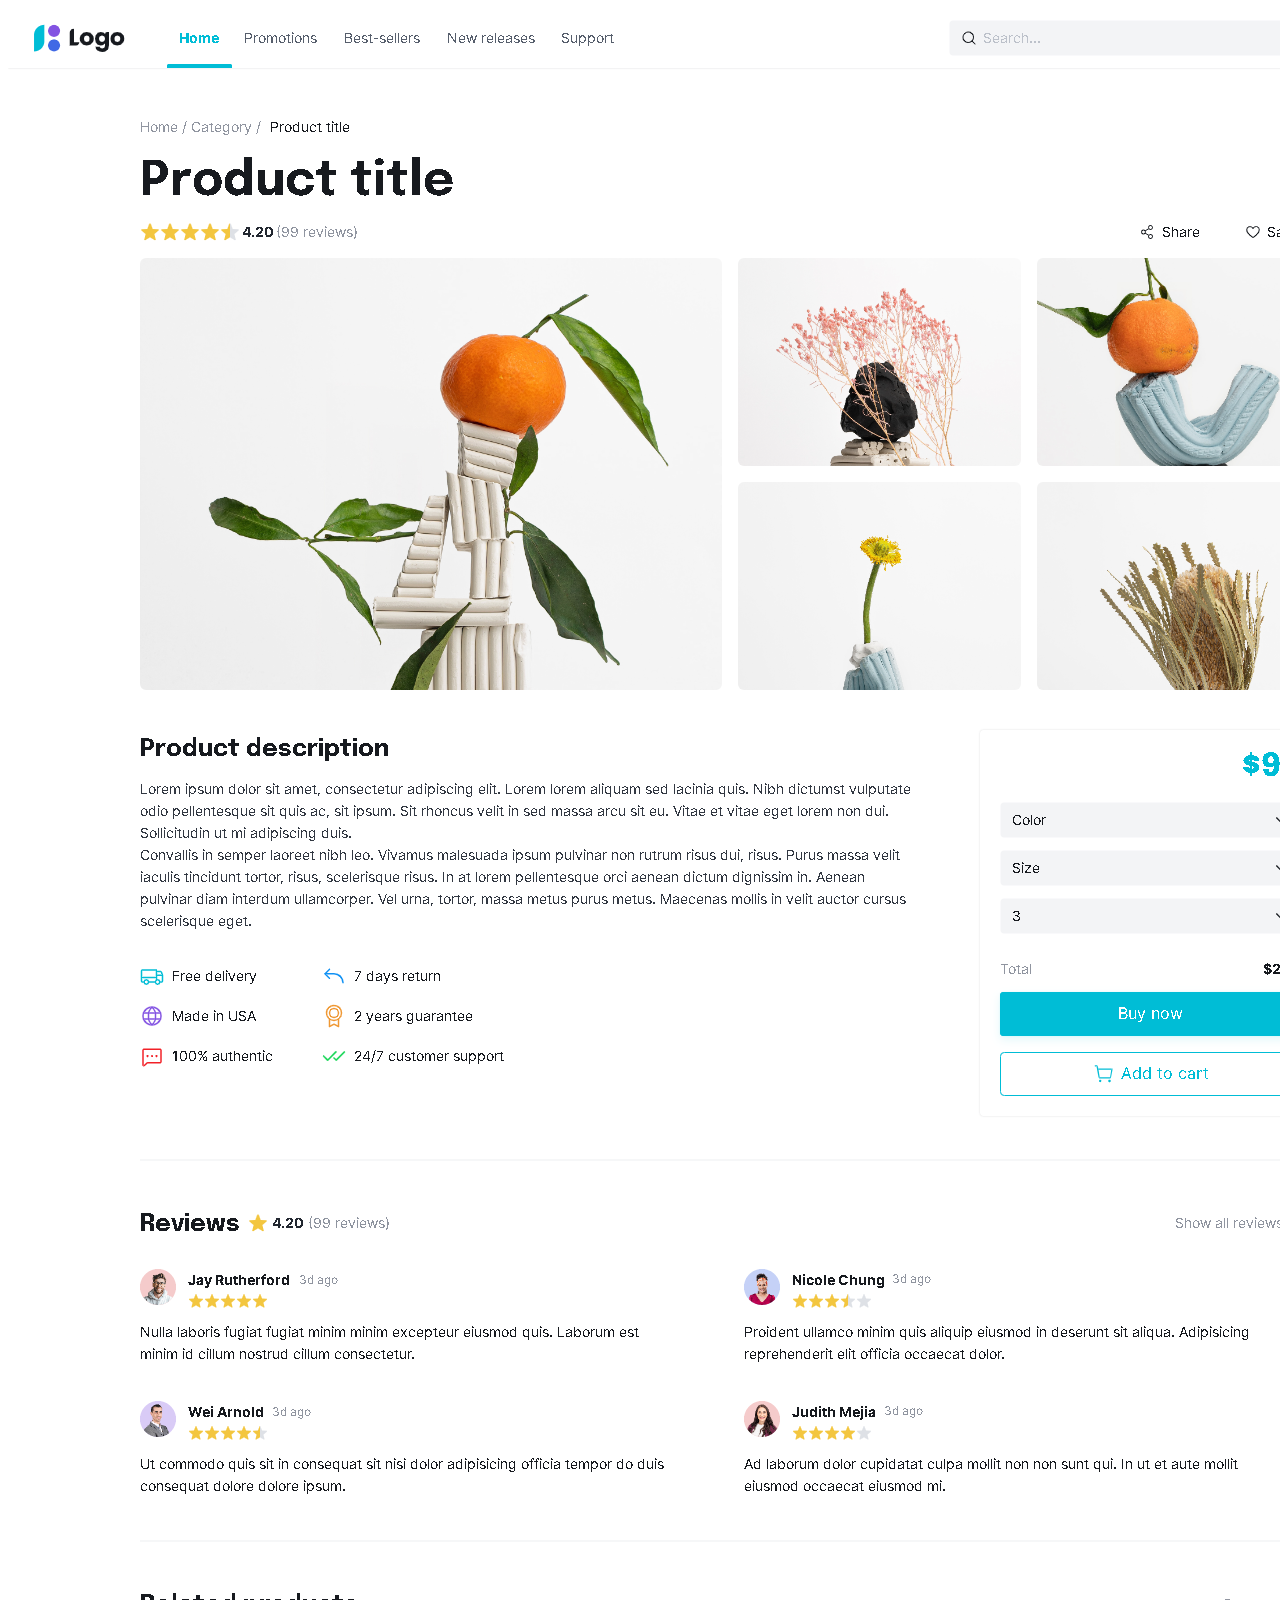
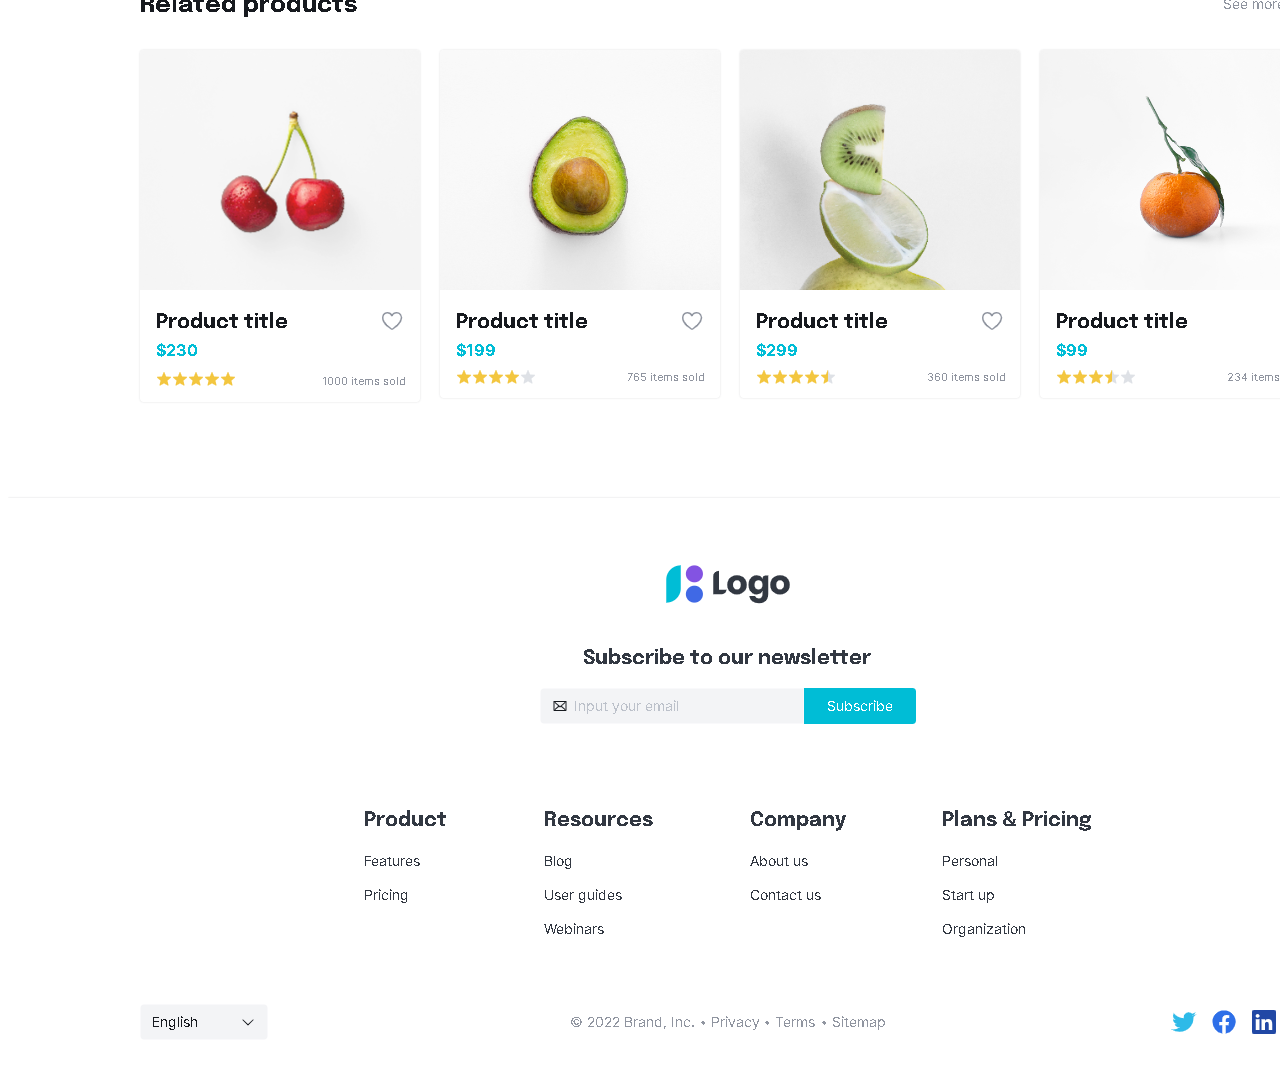
<file: BaiTap_TH_Tuan_05_Web/image/index.html>
<!DOCTYPE html>
<html lang="en">

<head>
    <meta charset="UTF-8">
    <meta http-equiv="X-UA-Compatible" content="IE=edge">
    <meta name="viewport" content="width=device-width, initial-scale=1.0">
    <title>Document</title>
</head>

<body>
    <img src="a_detail.png" alt="">
</body>

</html>
</file>
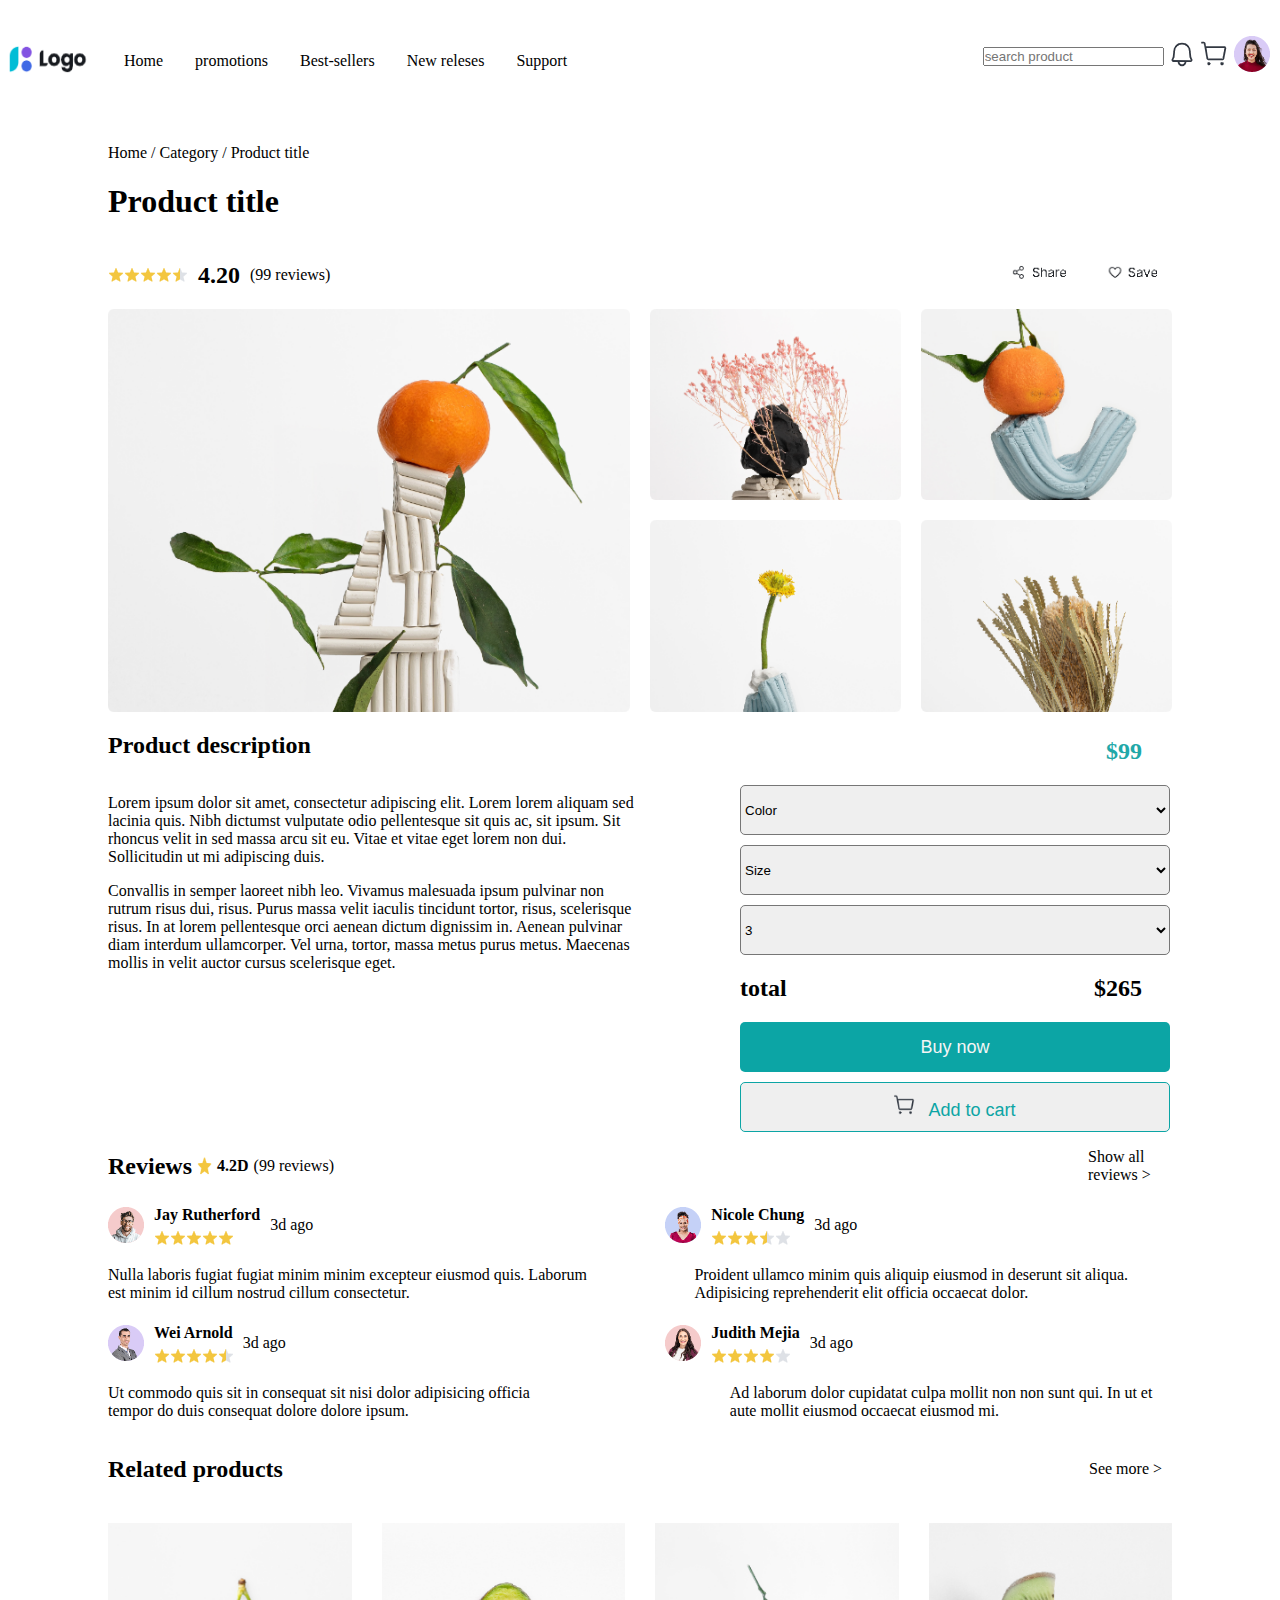
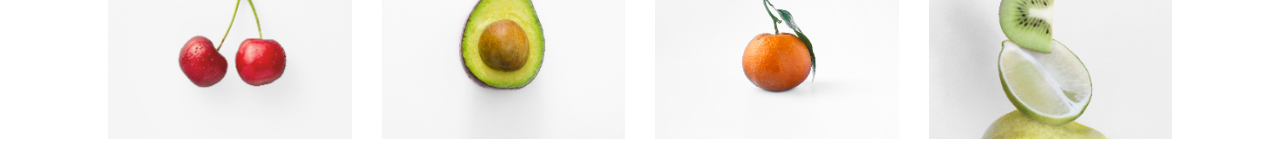
<file: BaiTap_TH_Tuan_05_Web/image/webTuan05.html>
<!DOCTYPE html>
<html lang="en">

<head>
    <meta charset="UTF-8">
    <meta http-equiv="X-UA-Compatible" content="IE=edge">
    <meta name="viewport" content="width=device-width, initial-scale=1.0">
    <title>WebTuan05</title>
</head>

<body>
    <!DOCTYPE html>
    <html lang="en">

    <head>
        <style>
            * {
                box-sizing: border-box;
                /* margin: 0 auto; */
                padding: 0;
            }
            
            ul {
                list-style-type: none;
                margin: 0;
                padding: 20px;
                overflow: hidden;
                background-color: white;
            }
            
            li {
                float: left;
            }
            
            li {
                display: inline-block;
                color: white;
                text-align: center;
                padding: 14px 16px;
            }
            
            a {
                text-decoration: none;
                color: black;
            }
            
            .wrapper {}
            
            .menu-container {
                display: flex;
                align-items: center;
                justify-content: space-around;
                width: 100%;
            }
            
            #menu-left {
                width: 100%;
                display: flex;
                margin-top: 10px;
                align-items: center;
            }
            
            #menu-right {
                display: flex;
                align-items: center;
                justify-content: space-around;
                width: 30%;
            }
            
            .center {
                display: flex;
                flex-direction: column;
                width: 100%;
            }
            
            .item1 {
                grid-area: header;
            }
            
            .item2 {
                grid-area: menu;
            }
            
            .item3 {
                grid-area: main;
            }
            
            .item4 {
                grid-area: right;
            }
            
            .item5 {
                grid-area: footer;
            }
            
            .grid-container {
                display: grid;
                grid-template-areas: 'menu  menu header right ' 'menu menu header right' 'menu menu footer main ' 'menu menu footer main';
                gap: 20px;
                background-color: white;
                padding: 0px;
                width: 100%;
            }
            
            .grid-container>div {
                background-color: rgba(255, 255, 255, 0.8);
                text-align: center;
                font-size: 30px;
            }
            
            .content {
                margin-top: 40px;
                padding-left: 100px;
                padding-right: 100px;
                width: 100%;
            }
            
            .chiase {
                justify-content: space-between;
                display: flex;
                align-items: center;
                width: 100%;
                height: auto;
            }
            
            .chiase #rate {
                display: flex;
                align-items: center;
            }
            
            .chiase #rate h2 {
                display: flex;
                align-items: center;
                padding-left: 10px;
                padding-right: 10px;
            }
            
            .product-buy {
                display: flex;
            }
            
            .shop-cart {
                width: 50%;
                margin-top: -10px;
                padding-left: 100px;
                padding-right: 30px;
            }
            
            .buy {
                margin-top: -50px;
            }
            
            .buy2 {
                margin-top: 10px;
            }
            
            .buy3 {
                margin-top: 10px;
            }
            
            #color {
                border-radius: 5px;
                width: 430px;
                height: 50px;
            }
            
            #size {
                border-radius: 5px;
                width: 430px;
                height: 50px;
            }
            
            #quantity {
                border-radius: 5px;
                width: 430px;
                height: 50px;
            }
            
            .buy .monney {
                float: right;
                color: rgb(33, 168, 168);
            }
            
            .total {
                display: flex;
                justify-content: space-between;
            }
            
            .button {
                background-color: rgb(12, 165, 165);
                border: none;
                color: whitesmoke;
                padding: 15px 32px;
                text-align: center;
                font-size: 18px;
                width: 430px;
                height: 50px;
                border-radius: 5px;
            }
            
            .add {
                background-color: none;
                border: 1px solid rgb(12, 165, 165);
                color: rgb(12, 165, 165);
                text-align: center;
                display: inline-block;
                font-size: 18px;
                width: 430px;
                height: 50px;
                border-radius: 5px;
                margin-top: 10px;
            }
            
            .add img {
                padding-right: 8px;
            }
            
            .review {
                width: 100%;
                height: auto;
                align-items: center;
                display: flex;
                justify-content: space-between;
            }
            
            .review-rate {
                display: flex;
                width: 700%;
                align-items: center;
            }
            
            .review-rate img {
                padding-left: 5px;
                padding-right: 5px;
            }
            
            .review-rate p {
                padding-left: 5px;
                padding-right: 5px;
            }
            
            .review .show {
                width: 60%;
            }
            
            .review-dt-top {
                justify-content: space-around;
                display: flex;
            }
            
            .review-dt {
                display: flex;
                width: 110%;
                align-items: center;
            }
            
            .review-dt1 {
                display: flex;
                width: 100%;
                align-items: center;
            }
            
            .review-dt .rate-rv {
                align-items: center;
                padding-left: 10px;
                padding-right: 10px;
                margin-top: -20px;
            }
            
            .review-dt1 .rate-rv1 {
                align-items: center;
                padding-left: 10px;
                padding-right: 10px;
                margin-top: -20px;
            }
            
            .review-text {
                display: flex;
            }
            
            .review-text1 {
                padding-right: 100px;
            }
            
            .review-text3 {
                padding-left: 60px;
            }
            
            .relate {
                width: 100%;
                height: auto;
                align-items: center;
                display: flex;
                justify-content: space-between;
                padding-right: 10px;
            }
            
            .product1 {
                grid-area: menu;
            }
            
            .product2 {
                grid-area: main;
            }
            
            .product3 {
                grid-area: right;
            }
            
            .product4 {
                grid-area: footer;
            }
            
            .grid-container1 {
                display: grid;
                grid-template-areas: 'menu main footer  right ' 'menu main footer  right';
                gap: 30px;
                background-color: white;
                padding: 20px 0;
                font-size: 30px;
            }
            
            .grid-container1>div {
                background-color: rgba(255, 255, 255, 0.8);
                text-align: center;
                font-size: 30px;
            }
        </style>

    </head>

    <body>
        <div class="wrapper">
            <div class="menu-container">
                <div id="menu-left">
                    <div id="logo"><img style="width: 80px; height: 30px;" src="logo.png" alt=""></div>
                    <ul>
                        <li><a href="#home">Home</a></li>
                        <li><a href="#home">promotions</a></li>
                        <li><a href="#home">Best-sellers</a></li>
                        <li><a href="#home">New releses</a></li>
                        <li><a href="#home">Support</a></li>
                        <ul>
                </div>
                <div id="menu-right">
                    <div>
                        <form action="" class="search" method="post">
                            <input type="text" class="searchTerm" placeholder="search product">
                            </button>
                        </form>
                    </div>
                    <div><img src="Bell 1.png" alt=""></div>
                    <div><img src="Shopping cart simple 1.png" alt=""></div>
                    <div><img src="Avatar 758.png" alt=""></div>
                </div>
            </div>
            <div class="content">
                <div class="center">
                    <div>Home / Category / Product title</div>
                    <div>
                        <h1>Product title</h1>
                    </div>
                    <div class="chiase">
                        <div id="rate"><img src="Rating 303.png" alt="">
                            <h2>4.20</h2>(99 reviews)</div>
                        <div id="share">
                            <img src="share.png" alt="">
                        </div>
                    </div>
                    <div class="grid-container">
                        <div class="item2"><img style="width: 100%;height: 100%;" src="bigimage.png" alt=""></div>
                        <div class="item1"><img style="width: 100%;height: 100%;" src="left1.png" alt=""></div>
                        <div class="item4"><img style="width: 100%;height: 100%;" src="right1.png" alt=""></div>
                        <div class="item5"><img style="width: 100%;height: 100%;" src="leftimg.png" alt=""></div>
                        <div class="item3"><img style="width: 100%;height: 100%;" src="rightimg.png" alt=""></div>
                    </div>
                    <div class="product">
                        <h2>Product description</h2>
                        <div class="product-buy">
                            <div class="Pro-info">
                                <p>Lorem ipsum dolor sit amet, consectetur adipiscing elit. Lorem lorem aliquam sed lacinia quis. Nibh dictumst vulputate odio pellentesque sit quis ac, sit ipsum. Sit rhoncus velit in sed massa arcu sit eu. Vitae et vitae
                                    eget lorem non dui. Sollicitudin ut mi adipiscing duis.</p>
                                <p> Convallis in semper laoreet nibh leo. Vivamus malesuada ipsum pulvinar non rutrum risus dui, risus. Purus massa velit iaculis tincidunt tortor, risus, scelerisque risus. In at lorem pellentesque orci aenean dictum dignissim
                                    in. Aenean pulvinar diam interdum ullamcorper. Vel urna, tortor, massa metus purus metus. Maecenas mollis in velit auctor cursus scelerisque eget.
                                </p>

                            </div>
                            <div class="shop-cart">

                                <div class="buy">
                                    <div class="monney">
                                        <h2>$99</h2>
                                    </div>
                                    <div class="cart1">
                                        <select id="color" name="color">
                                  <option value="color">Color</option>
                                  <option value="blue">Blue</option>
                                  <option value="red">Red</option>
                                </select>
                                    </div>
                                </div>
                                <div class="buy2">
                                    <div class="cart2">
                                        <select id="size" name="Size">
                                  <option value="size">Size</option>
                                  <option value="size">Size 1</option>
                                  <option value="size">Size 2</option>
                                </select>
                                    </div>
                                </div>
                                <div class="buy3">
                                    <div class="cart3">
                                        <select id="quantity" name="quantity">
                                  <option value="quantity">3</option>
                                </select>
                                    </div>
                                </div>
                                <div class="total">
                                    <h2>total</h2>
                                    <h2>$265</h2>
                                </div>
                                <div class="button-buy">
                                    <button class="button">Buy now</button>
                                </div>
                                <div class="button-add">
                                    <button class="add"><img style="width: 30px;" src="Shopping cart simple 1.png" alt=""> Add to cart</button>
                                </div>
                            </div>
                        </div>
                    </div>
                    <div class="review">
                        <div class="review-rate">
                            <h2>Reviews</h2> <img style="width: 25px;height: 20px;" src="Rating 304.png" alt="">
                            <h4>4.2D</h4>
                            <p> (99 reviews)</p>
                        </div>
                        <div class="show">
                            <p>Show all reviews ></p>
                        </div>
                    </div>
                    <div class="review-dt-top">
                        <div class="review-dt">
                            <img src="Avatar 753.png" alt="">
                            <div class="rate-rv">
                                <h4>Jay Rutherford</h4>
                                <img style="position: absolute;margin-top: -15px;" src="Rating 301.png" alt="">
                            </div>
                            <div class="time">
                                <p>3d ago</p>
                            </div>
                        </div>
                        <div class="review-dt1">
                            <img src="Avatar 756.png" alt="">
                            <div class="rate-rv1">
                                <h4>Nicole Chung</h4>
                                <img style="position: absolute;margin-top: -15px;" src="Rating 305.png" alt="">
                            </div>
                            <div class="time1">
                                <p>3d ago</p>
                            </div>
                        </div>
                    </div>
                    <div class="review-text">
                        <div class="review-text1">
                            <p> Nulla laboris fugiat fugiat minim minim excepteur eiusmod quis. Laborum est minim id cillum nostrud cillum consectetur. </p>
                        </div>
                        <div class="review-text2">
                            <p> Proident ullamco minim quis aliquip eiusmod in deserunt sit aliqua. Adipisicing reprehenderit elit officia occaecat dolor.
                            </p>
                        </div>
                    </div>
                    <div class="review-dt-top">
                        <div class="review-dt">
                            <img src="Avatar 755.png" alt="">
                            <div class="rate-rv">
                                <h4>Wei Arnold</h4>
                                <img style="position: absolute;margin-top: -15px;" src="Rating 303.png" alt="">
                            </div>
                            <div class="time">
                                <p>3d ago</p>
                            </div>
                        </div>
                        <div class="review-dt1">
                            <img src="Avatar 757.png" alt="">
                            <div class="rate-rv1">
                                <h4>Judith Mejia</h4>
                                <img style="position: absolute;margin-top: -15px;" src="Rating 299.png" alt="">
                            </div>
                            <div class="time1">
                                <p>3d ago</p>
                            </div>
                        </div>
                    </div>
                    <div class="review-text">
                        <div class="review-text1">
                            <p> Ut commodo quis sit in consequat sit nisi dolor adipisicing officia tempor do duis consequat dolore dolore ipsum. </p>
                        </div>
                        <div class="review-text3">
                            <p> Ad laborum dolor cupidatat culpa mollit non non sunt qui. In ut et aute mollit eiusmod occaecat eiusmod mi. </p>
                        </div>
                    </div>
                    <div class="relate">
                        <h2>Related products</h2>
                        <p>See more ></p>
                    </div>
                    <div class="grid-container1">
                        <div class="product1"><img style="width: 100%;height: 100%;" src="Image 1704.png" alt=""></div>
                        <div class="product2"><img style="width: 100%;height: 100%;" src="Image 1703.png" alt=""></div>
                        <div class="product3"><img style="width: 100%;height: 100%;" src="Image 1711.png" alt=""></div>
                        <div class="product4"><img style="width: 100%;height: 100%;" src="Image 1712.png" alt=""></div>
                    </div>
                </div>
            </div>
        </div>
    </body>

    </html>
</body>

</html>
</file>
